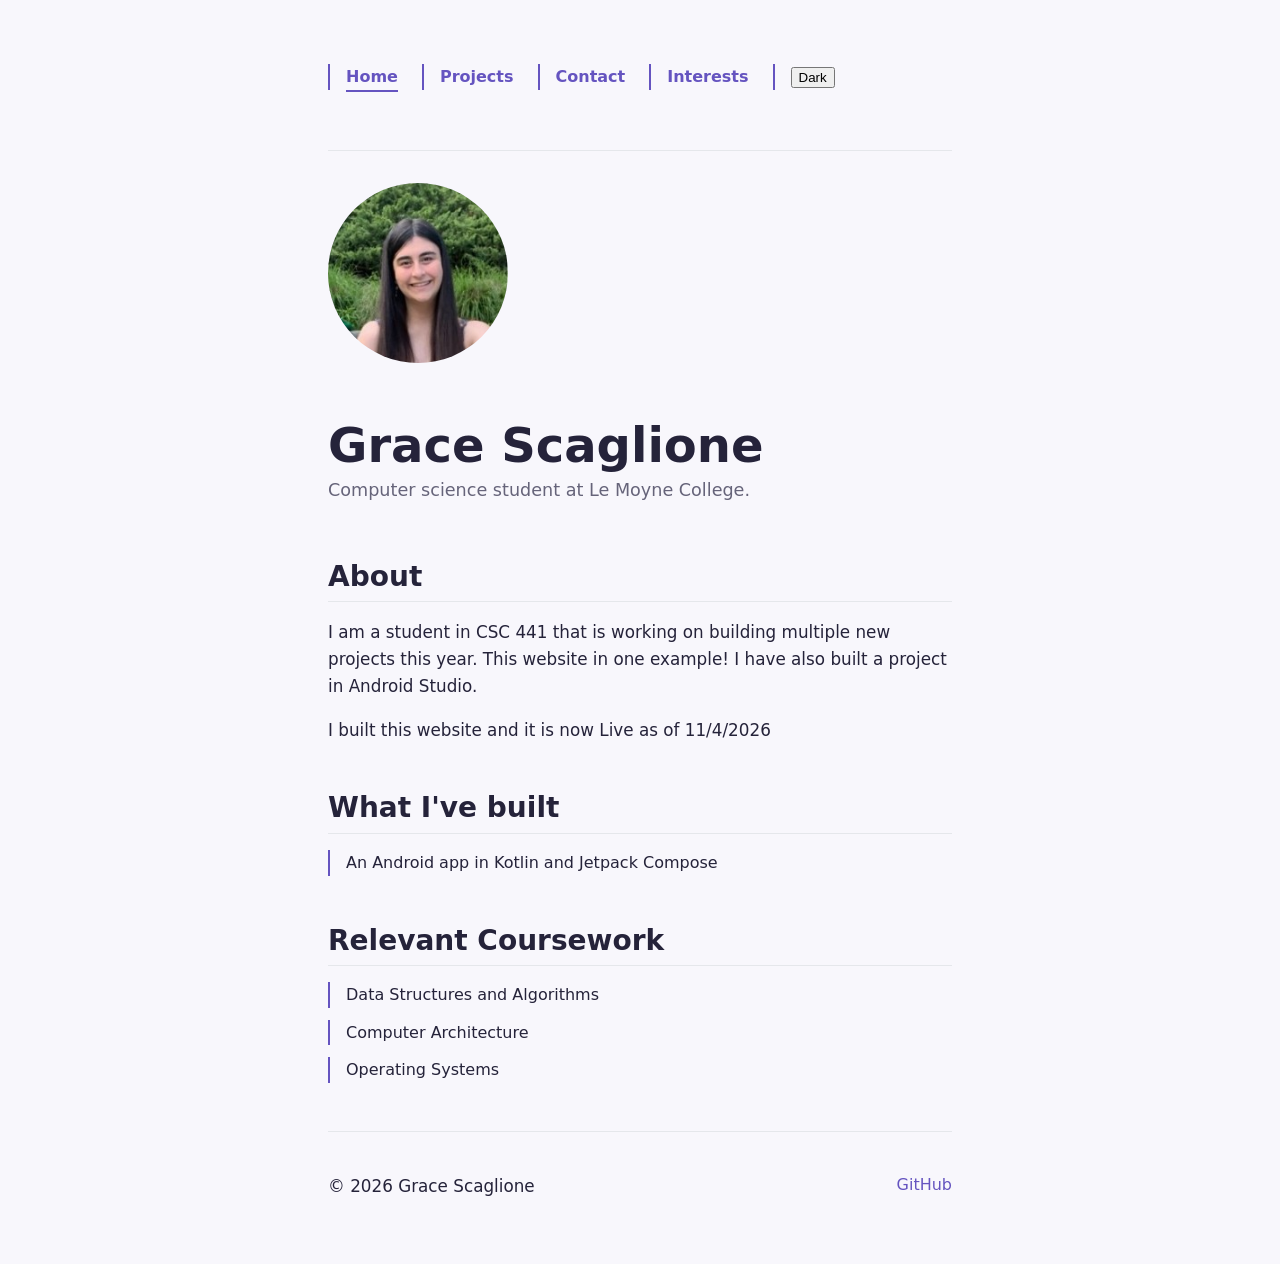
<file: index.html>
<!DOCTYPE html>
<html lang="en">

<head>
    <meta charset="UTF-8">
    <meta name="viewport" content="width=device-width, initial-scale=1.0">
    <title>Grace Scaglione</title>
    <!-- Class 12: Step 1: a typeface I chose -->
    <link rel="preconnect" href="https://fonts.googleapis.com">
    <link rel="preconnect" href="https://fonts.gstatic.com" crossorigin>
    <link href="https://fonts.googleapis.com/css2?family=Roboto:wght@400;700&display=swap" rel="stylesheet">
    <link rel="stylesheet" href="styles.css">
    <!-- Class 15: Step 1: my third file -->
     <script src="script.js" defer></script>
</head>

<body>
    <nav>
        <ul>
            <li><a href="index.html" class="current">Home</a></li>
            <li><a href="projects.html">Projects</a></li>
            <li><a href="contact.html">Contact</a></li>
            <li><a href="interests.html">Interests</a></li>
            <!-- Class 15: Step 3: the theme button -->
            <li><button id="theme-toggle" type="button">Dark</button></li>
        </ul>
     </nav>
    <!-- Class 11 · Step 2: the page -->
    <header>
        <!-- Class 12: Step 3: an image -->
        <img src="images/me.jpg" alt="Portrait of Grace Scaglione" class="portrait">
        <div>
            <h1>Grace Scaglione</h1>
            <p>Computer science student at Le Moyne College.</p>
        </div>
    </header>
    <main>
        <section>
            <h2>About</h2>
            <p>I am a student in CSC 441 that is working on building multiple new projects this year. This website in
                one example! I have also built a project in Android Studio.</p>
            <!-- Lab 17 · Task 3: something I can see -->
                <p>I built this website and it is now Live as of 11/4/2026</p>
        </section>
        <section>
            <h2>What I've built</h2>
            <ul>
                <li>An Android app in Kotlin and Jetpack Compose</li>
            </ul>
        </section>
        <section>
            <h2>Relevant Coursework</h2>
            <ul>
                <li>Data Structures and Algorithms</li>
                <li>Computer Architecture</li>
                <li>Operating Systems</li>
            </ul>
        </section>
    </main>
    <!-- Lab 12: Task 3: two things in the footer -->
    <footer>
        <!-- Lab 11: Task 3: a link off my page -->
        <!-- Class 15: Step 2: the year, written by JavaScript -->
        <p>© <span id="year"></span> Grace Scaglione</p>
        <a href="https://github.com/scaglige-hub" target="_blank" rel="noopener">GitHub</a>
    </footer>
</body>

</html>
</file>
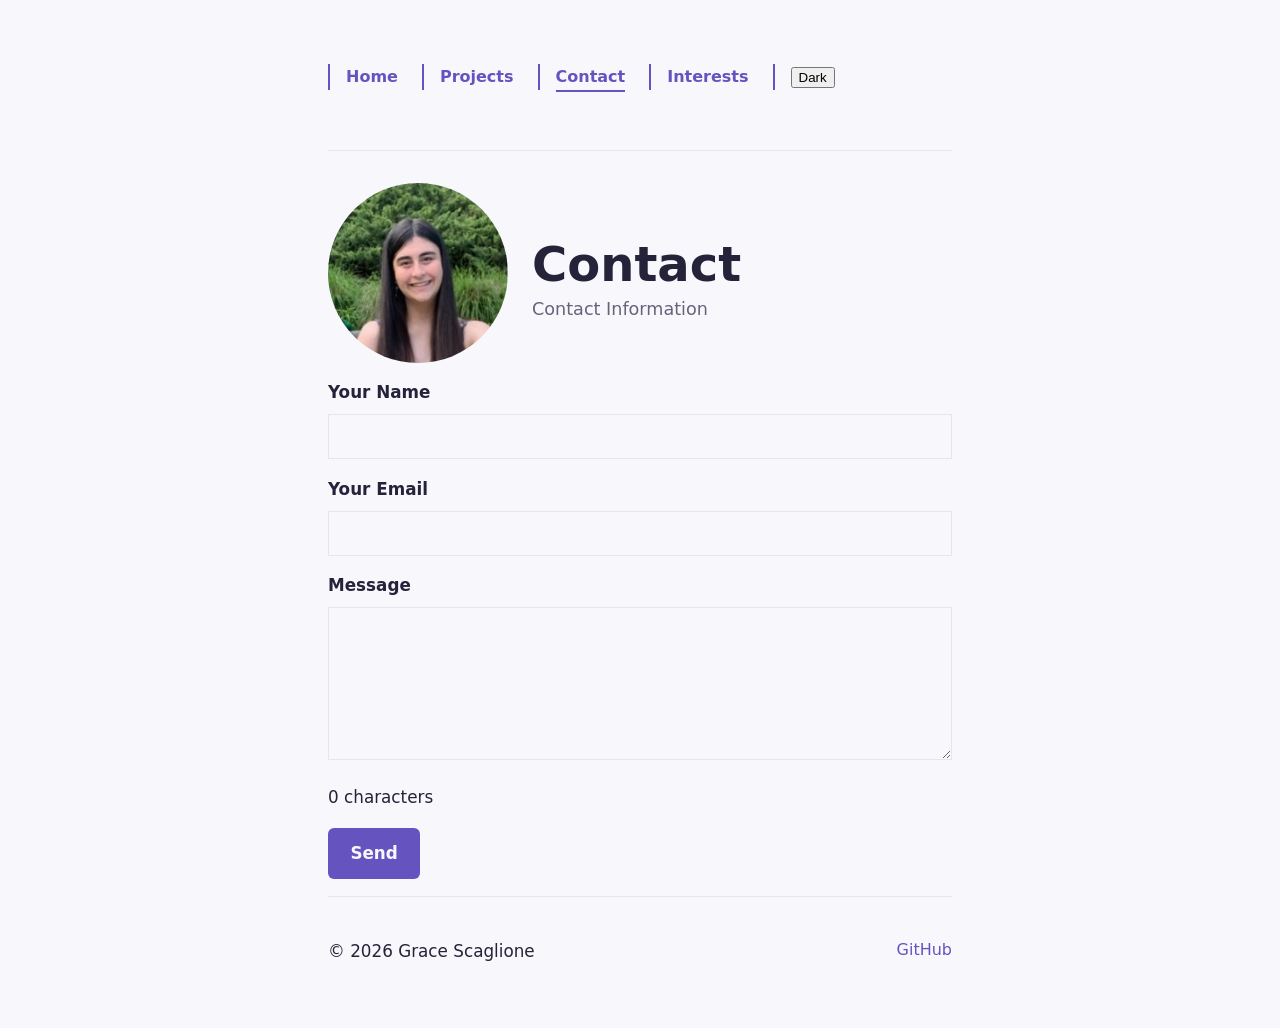
<file: contact.html>
<!DOCTYPE html>
<html lang="en">

<head>
    <meta charset="UTF-8">
    <meta name="viewport" content="width=device-width, initial-scale=1.0">
    <!-- Lab 13: Task 2: my third page -->
    <title>Contact - Grace Scaglione</title>
    <!-- Class 12: Step 1: a typeface I chose -->
    <link rel="preconnect" href="https://fonts.googleapis.com">
    <link rel="preconnect" href="https://fonts.gstatic.com" crossorigin>
    <link href="https://fonts.googleapis.com/css2?family=Roboto:wght@400;700&display=swap" rel="stylesheet">
    <link rel="stylesheet" href="styles.css">
    <!-- Lab 15: Task 1: my third file -->
    <script src="script.js" defer></script>
</head>

<body>
    <nav>
        <ul>
            <li><a href="index.html">Home</a></li>
            <li><a href="projects.html">Projects</a></li>
            <li><a href="contact.html" class="current">Contact</a></li>
            <li><a href="interests.html">Interests</a></li>
            <li><button id="theme-toggle" type="button">Dark</button></li>
        </ul>
    </nav>
    <!-- Class 11 · Step 2: the page -->
    <header>
        <!-- Class 12: Step 3: an image -->
        <img src="images/me.jpg" alt="Portrait of Grace Scaglione" class="portrait">
        <div>
            <h1>Contact</h1>
            <p>Contact Information</p>
        </div>
    </header>
    <main>
        <!-- Class 16: Step 2: a form -->
        <!-- Class 18: Step 1: let Netlify handle the submission -->
        <form id="contact-form" name="contact" method="POST" data-netlify="true" netlify-honeypot="bot-field" action="/thanks.html">
            <p class="hidden-field">
                <label>Leave this empty: <input name="bot-field" type="text"></label>
            </p>


            <p>
                <label for="name">Your Name</label>
                <input id="name" name="name" type="text" required>
            </p>
            <p>
                <label for="email">Your Email</label>
                <input id="email" name="email" type="email" required>
            </p>
            <p>
                <label for="message">Message</label>
                <textarea id="message" name="message" rows="5" required></textarea>
            </p>
            <p><span id="characters">0</span> characters</p>
            <p>
                <button type="submit">Send</button>
            </p>
        </form>

        <p id="form-status" role="status"></p>
         </form>
    
         <p id="form-status" role="status"></p>
        <!-- <div class="cards">
            <section class="card">
                <h2>Contact Information</h2>
                <p>Email: <a href="mailto:scaglige@lemoyne.edu">scaglige@lemoyne.edu</p>
            </section>
            <section class="card">
                <h2>Social Media</h2>
                <p>LinkedIn: <a href="https://www.linkedin.com/in/grace-scaglione" target="_blank" rel="noopener">Grace Scaglione</a></p>
            </section>
         </div> -->
    </main>
    <!-- Lab 12: Task 3: two things in the footer -->
    <footer>
        <!-- Lab 11: Task 3: a link off my page -->
        <p>© <span id="year"></span> Grace Scaglione</p>
        <a href="https://github.com/scaglige-hub" target="_blank" rel="noopener">GitHub</a>
    </footer>
</body>

</html>
</file>
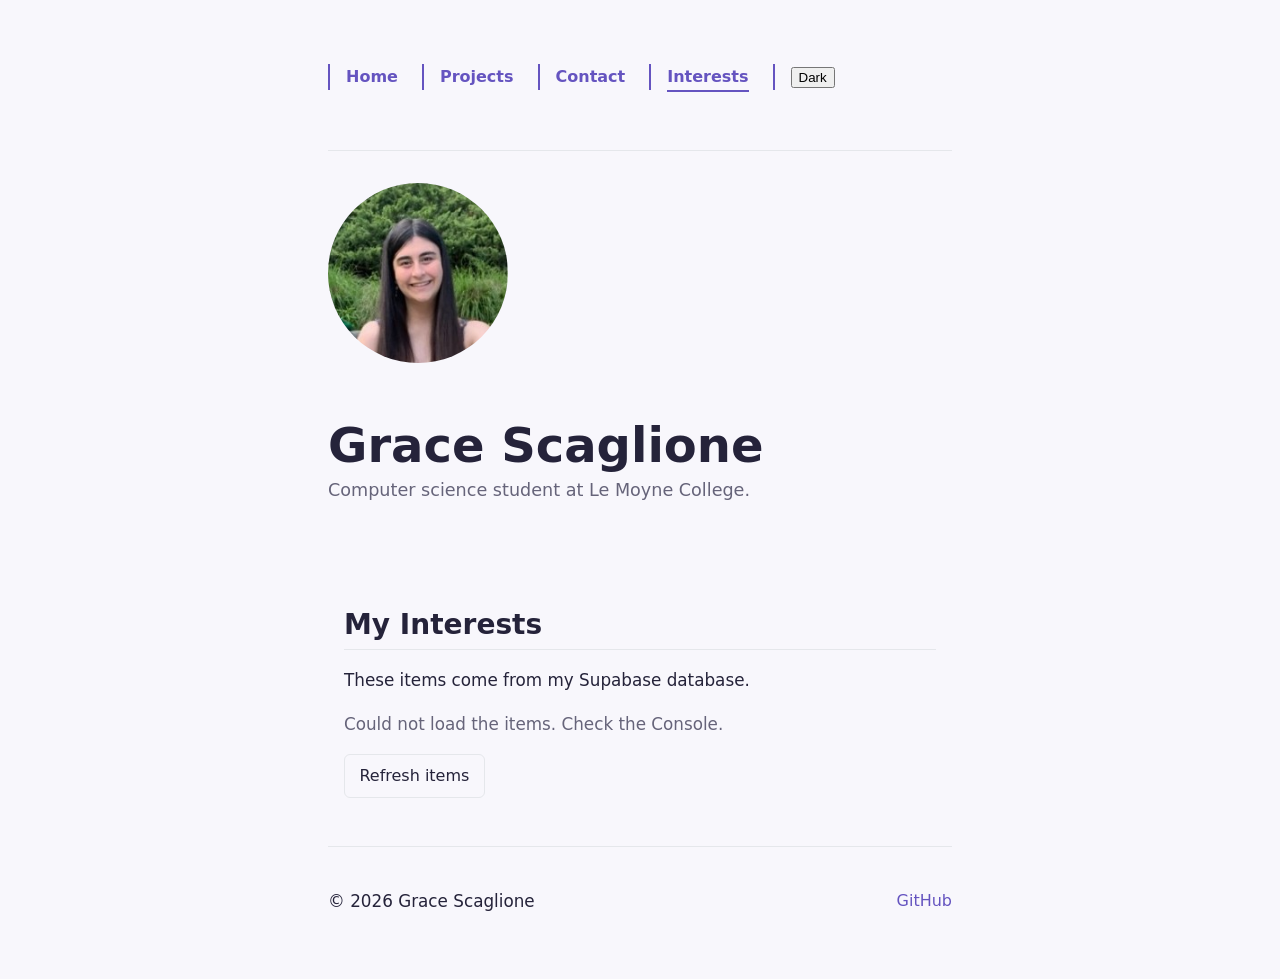
<file: interests.html>
<!DOCTYPE html>
<html lang="en">

<head>
    <meta charset="UTF-8">
    <meta name="viewport" content="width=device-width, initial-scale=1.0">
    <title>Interests - Grace Scaglione</title>
    <!-- Class 12: Step 1: a typeface I chose -->
    <link rel="preconnect" href="https://fonts.googleapis.com">
    <link rel="preconnect" href="https://fonts.gstatic.com" crossorigin>
    <link href="https://fonts.googleapis.com/css2?family=Roboto:wght@400;700&display=swap" rel="stylesheet">
    <link rel="stylesheet" href="styles.css">
    <!-- Class 15: Step 1: my third file -->
    <script src="script.js" defer></script>
    <!-- Class 20: Step 2: API connection, then API page -->
    <script src="config.js" defer></script>
    <script src="interests.js" defer></script>

</head>

<body>
    <nav>
        <ul>
            <li><a href="index.html">Home</a></li>
            <li><a href="projects.html">Projects</a></li>
            <li><a href="contact.html">Contact</a></li>
            <li><a href="interests.html" class="current">Interests</a></li>
            <!-- Class 15: Step 3: the theme button -->
            <li><button id="theme-toggle" type="button">Dark</button></li>
        </ul>
    </nav>
    <!-- Class 11 · Step 2: the page -->
    <header>
        <!-- Class 12: Step 3: an image -->
        <img src="images/me.jpg" alt="Portrait of Grace Scaglione" class="portrait">
        <div>
            <h1>Grace Scaglione</h1>
            <p>Computer science student at Le Moyne College.</p>
        </div>
    </header>
    <main>
        <!-- Class 20: Step 1: add inside the existing <main> on interests.html -->
        <section class="interests-section">
            <h2>My Interests</h2>
            <p>
                These items come from my Supabase database.
            </p>
            <p id="showcase-status" role="status">Waiting to load...</p>
            <p id="showcase-count"></p>
            <!-- Lab 20: Task 2: task the API again -->
            <button id="showcase-refresh" type="button">Refresh items</button>
            <div id="showcase-grid" class="showcase-grid"></div>
        </section>
    </main>
    <!-- Lab 12: Task 3: two things in the footer -->
    <footer>
        <!-- Lab 11: Task 3: a link off my page -->
        <!-- Class 15: Step 2: the year, written by JavaScript -->
        <p>© <span id="year"></span> Grace Scaglione</p>
        <a href="https://github.com/scaglige-hub" target="_blank" rel="noopener">GitHub</a>
    </footer>
</body>

</html>
</file>
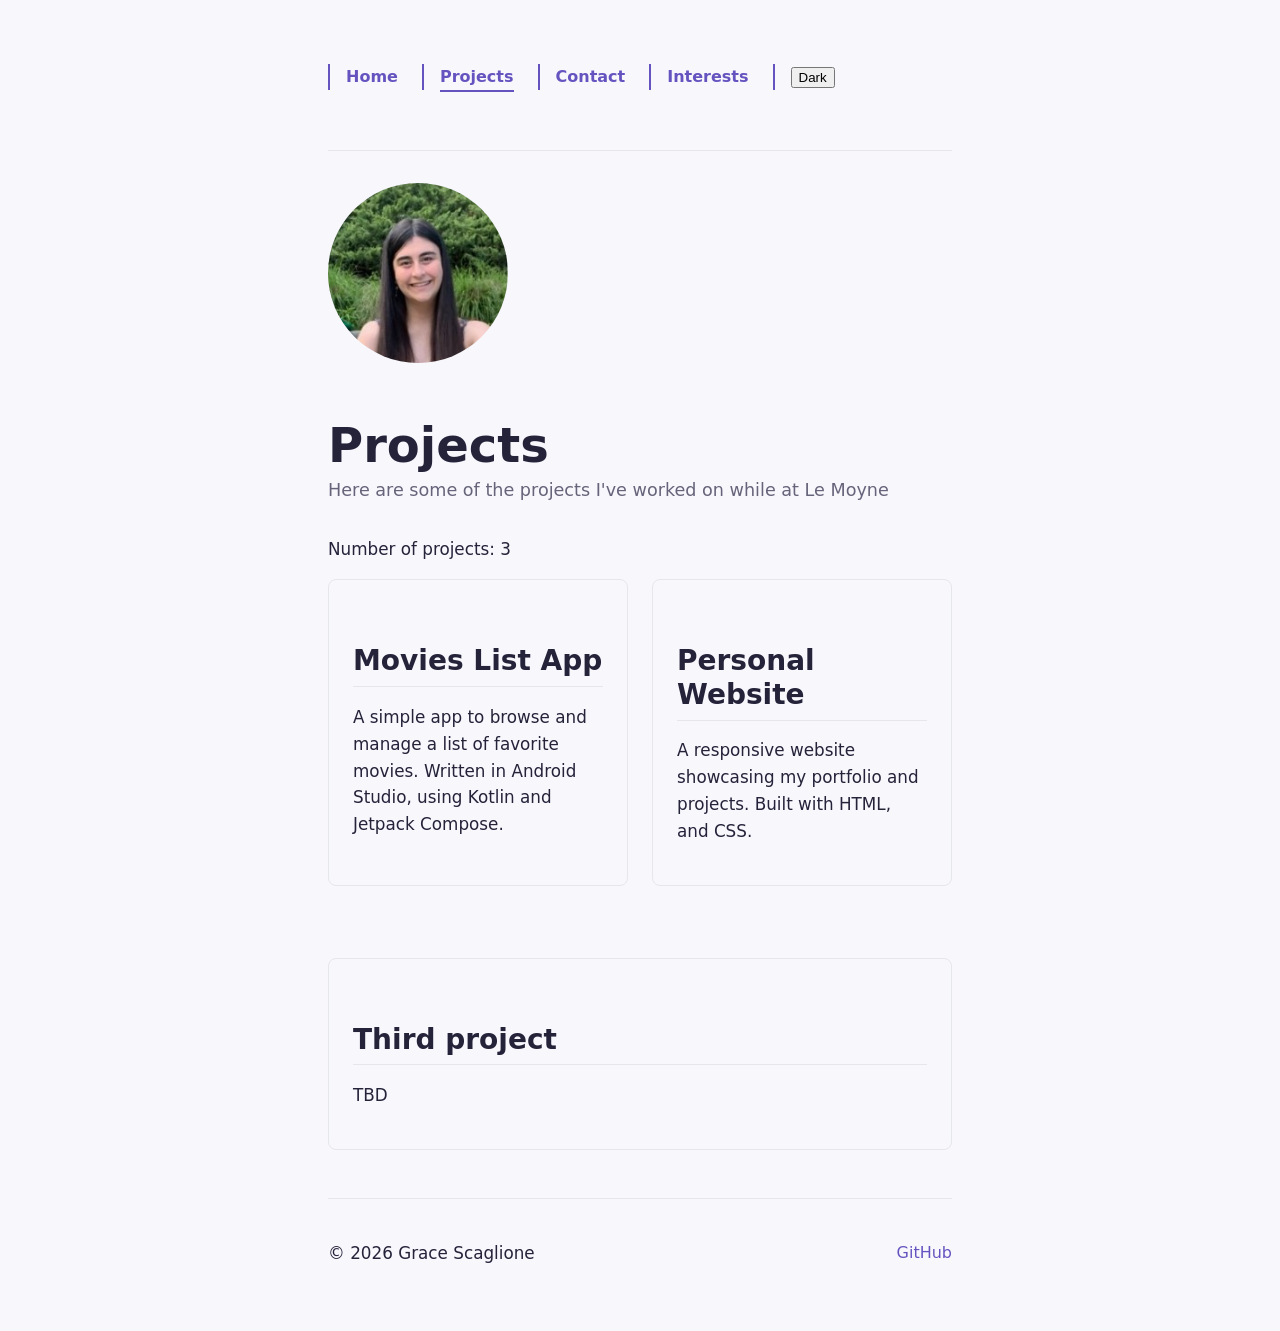
<file: projects.html>
<!DOCTYPE html>
<html lang="en">

<head>
    <meta charset="UTF-8">
    <meta name="viewport" content="width=device-width, initial-scale=1.0">
    <!-- Class 13: Step 1: my second page -->
    <title>Projects - Grace Scaglione</title>
    <!-- Class 12: Step 1: a typeface I chose -->
    <link rel="preconnect" href="https://fonts.googleapis.com">
    <link rel="preconnect" href="https://fonts.gstatic.com" crossorigin>
    <link href="https://fonts.googleapis.com/css2?family=Roboto:wght@400;700&display=swap" rel="stylesheet">
    <link rel="stylesheet" href="styles.css">
    <!-- Last 15: Task 1: my third file -->
    <script src="script.js" defer></script>
</head>

<body>
    <!-- Class 13: Step 2: navigation -->
     <nav>
        <ul>
            <li><a href="index.html">Home</a></li>
            <li><a href="projects.html" class="current">Projects</a></li>
            <li><a href="contact.html">Contact</a></li>
            <li><a href="interests.html">Interests</a></li>
            <li><button id="theme-toggle" type="button">Dark</button></li>
        </ul>
     </nav>
    <!-- Class 11 · Step 2: the page -->
    <header>
        <!-- Class 12: Step 3: an image -->
        <img src="images/me.jpg" alt="Portrait of Grace Scaglione" class="portrait">  
        <div>
            <h1>Projects</h1>
            <p>Here are some of the projects I've worked on while at Le Moyne</p>
        </div>
    </header>
    <main>
        <!-- Class 14: Step 1: a row of cards -->
         <!--Lab 15: Task 5: One more thing that reacts  -->
         <p>Number of projects: <span id="projects"></span></p>
        <div class="cards">
            <section class="card">
                <h2>Movies List App</h2>
                <p>A simple app to browse and manage a list of favorite movies. Written in Android Studio, using Kotlin and Jetpack Compose.</p>
            </section>
            <section class="card">
                <h2>Personal Website</h2>
                <p>A responsive website showcasing my portfolio and projects. Built with HTML, and CSS.</p>
            </section>
            <section class="card">
                <h2>Third project</h2>
                <p>TBD</p>
            </section>
         </div>
    </main>
    <!-- Lab 12: Task 3: two things in the footer -->
    <footer>
        <!-- Lab 11: Task 3: a link off my page -->
        <p>© <span id="year"></span> Grace Scaglione</p>
        <a href="https://github.com/scaglige-hub" target="_blank" rel="noopener">GitHub</a>
    </footer>
</body>

</html>
</file>
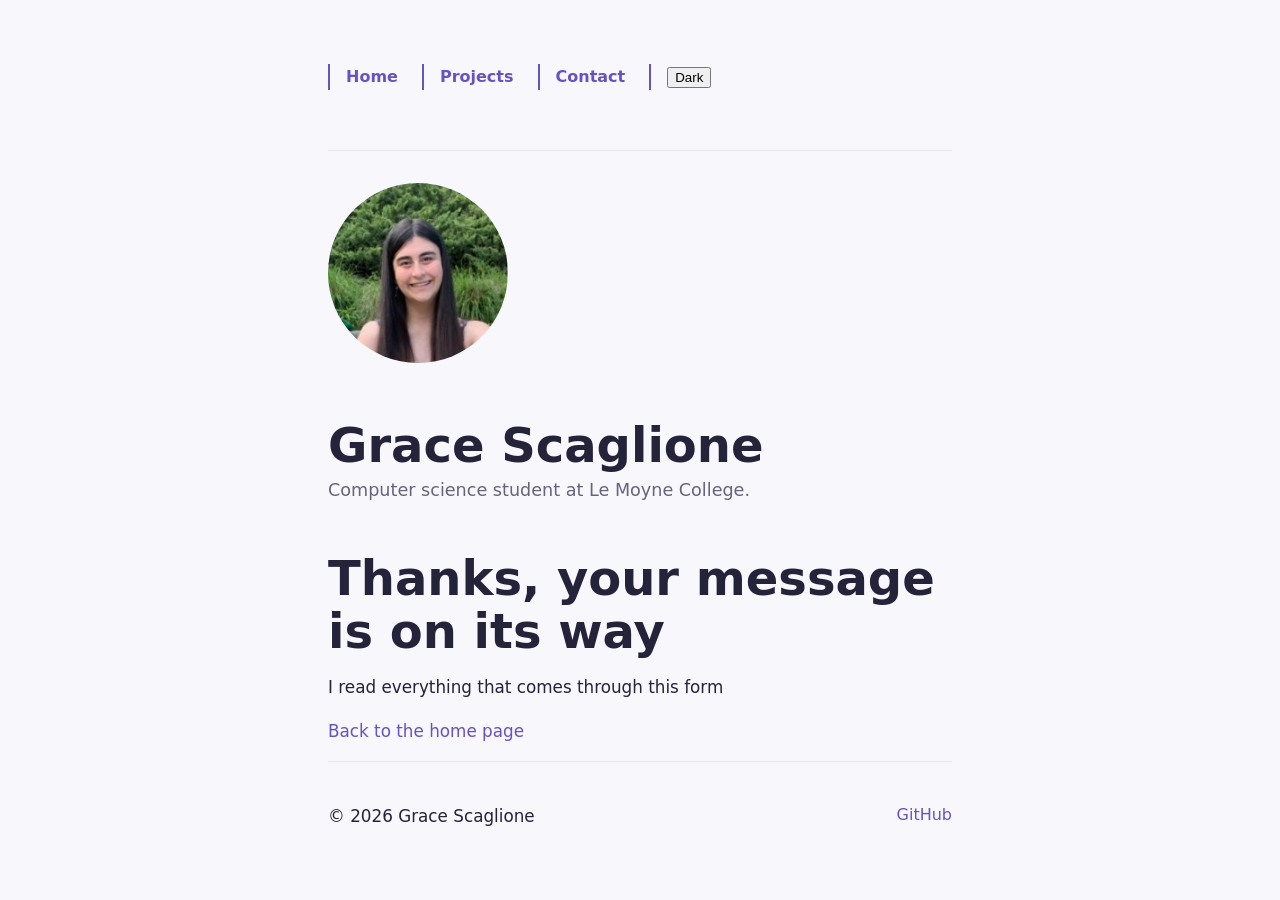
<file: thanks.html>
<!DOCTYPE html>
<html lang="en">

<head>
    <meta charset="UTF-8">
    <meta name="viewport" content="width=device-width, initial-scale=1.0">
    <title>Thank You!</title>
    <!-- Class 12: Step 1: a typeface I chose -->
    <link rel="preconnect" href="https://fonts.googleapis.com">
    <link rel="preconnect" href="https://fonts.gstatic.com" crossorigin>
    <link href="https://fonts.googleapis.com/css2?family=Roboto:wght@400;700&display=swap" rel="stylesheet">
    <link rel="stylesheet" href="styles.css">
    <!-- Class 15: Step 1: my third file -->
     <script src="script.js" defer></script>
</head>

<body>
    <nav>
        <ul>
            <li><a href="index.html">Home</a></li>
            <li><a href="projects.html">Projects</a></li>
            <li><a href="contact.html">Contact</a></li>
            <!-- Class 15: Step 3: the theme button -->
            <li><button id="theme-toggle" type="button">Dark</button></li>
        </ul>
     </nav>
    <!-- Class 11 · Step 2: the page -->
    <header>
        <!-- Class 12: Step 3: an image -->
        <img src="images/me.jpg" alt="Portrait of Grace Scaglione" class="portrait">
        <div>
            <h1>Grace Scaglione</h1>
            <p>Computer science student at Le Moyne College.</p>
        </div>
    </header>
    <!-- Lab 18: Task 2: where the form lands -->
    <main>
        <h1>Thanks, your message is on its way</h1>
        <p>I read everything that comes through this form</p>
        <p><a href="/index.html">Back to the home page</a></p>
    </main>
    <!-- Lab 12: Task 3: two things in the footer -->
    <footer>
        <!-- Lab 11: Task 3: a link off my page -->
        <!-- Class 15: Step 2: the year, written by JavaScript -->
        <p>© <span id="year"></span> Grace Scaglione</p>
        <a href="https://github.com/scaglige-hub" target="_blank" rel="noopener">GitHub</a>
    </footer>
</body>

</html>
</file>
<file: styles.css>
/* Class 16: Step 3: padding counts inside width, not on top of it */
* {
    box-sizing: border-box;
}

/* Class 11: Step 4: the basics */

:root {
    --text: #25233A;
    --text-muted: #66647A;
    --accent: #6554C0;
    --background: #F8F7FC;
    --border: #e5e7eb;
    --error: crimson;
}

body {
    font-family: system-ui, -apple-system, "Segoe UI", sans-serif;
    color: var(--text);
    background: var(--background);
    line-height: 1.6;
    max-width: 42rem;
    margin: 0 auto;
    padding: 3rem 1.5rem;
}

h1 {
    font-size: 3rem;           /* Class 12: Step 2: my own scale */
    line-height: 1.1;
    margin-bottom: 0.25rem;
}

header p {
    color: var(--text-muted);
    font-size: 1.1rem;
    margin-top: 0;
}

h2 {
    font-size: 1.75rem;
    line-height: 1.2;
    margin-top: 2.5rem;
    border-bottom: 1px solid var(--border);
    padding-bottom: 0.5rem;
    margin-bottom: 1rem;
}

p {
    font-size: 1.05rem;
    margin-bottom: 1rem;
}

/* Lab 12: Task 3: footer*/
/* Lab 14: Task 4: footer stacks on narrow screens */
footer {
    display: flex;
    flex-direction: column;
    gap: 0.5rem;
    align-items: center;
    padding-top: 1.5rem;
    border-top: 1px solid var(--border);
}

@media (min-width: 40rem) {
    footer {
        flex-direction: row;
        justify-content: space-between;
    }
}

/* Lab 11: Task 4: links */
a {
    color: var(--accent);
    text-decoration: none;
    border-bottom: 1px solid transparent;
}

a:hover {border-bottom-color: var(--accent);}

.portrait {
    width: 180px;
    height: 180px;
    object-fit: cover;
    border-radius: 50%;
}

section {
    margin-bottom: 3rem;
}

ul {
    list-style: none;
    padding-left: 0;
}

li {
    margin-bottom: 0.75rem;
    padding-left: 1rem;
    border-left: 2px solid var(--accent);
}

/* Lab 12: Task 1: header side by side */
header {
    display: flex;
    align-items: center;
    gap: 1.5rem;
}

/* Class 13: Step 3: the nav bar */
nav a {
    text-decoration: none;
    font-weight: 700;
    padding-bottom: 0.25rem;
    border-bottom: 2px solid transparent;
}

/* Lab 13: Task 5: highlight nav links when hovering */
nav a:hover {
    background: var(--border);
}

/* Lab 13: Task 1: which page am I on */
nav a.current {
    border-bottom-color: var(--accent);
    color: var(--accent);
}

/* Lab 13: Task 4: separate the bar from the header */
nav {
    padding-bottom: 1rem;
    border-bottom: 1px solid var(--border);
    margin-bottom: 2rem;
}

/* Class 14: Step 2: the cards go in a row */
/* Class 14: Step 3: stack by default */
.cards {
    display: flex;
    flex-wrap: wrap;
    gap: 1.5rem;
}

.card {
    flex: 1 1 18rem;
    padding: 1.5rem;
    border: 1px solid var(--border);
    border-radius: 8px;
}

/* Class 14: Step 3: a row when there's room */
@media (min-width: 40rem) {
    .cards {
        flex-direction: row;
    }
}

/* Lab 14: Task 1: the nav stacks on narrow screens */
nav ul {
    list-style: none;
    padding-left: 0;
    display: flex;
    flex-direction: column;
    gap: 0.5rem;
    margin-bottom: 2rem;
}

@media (min-width: 40rem) {
    nav ul {
        flex-direction: row;
        gap: 1.5rem;
    }
}

/* Lab 14: Task 5: break your own page */

img {
    max-width: 100%;
    height: auto;
}

header {
    flex-wrap: wrap;
}

body.dark {
    --text: white;
    --text-muted: silver;
    --accent: skyblue;
    --background: black;
    --border: dimgray;
    --error: lightsalmon;
}

/* Class 16: Step 3: the form */
form label {
    display: block;
    font-weight: 700;
    margin-bottom: 0.5rem;
}

form input, form textarea {
    font: inherit;
    width: 100%;
    padding: 0.5rem;
    border: 1px solid var(--border);
    scroll-padding-block-start: 6px;
    background: var(--background);
    color: var(--text);
}

form input:focus, form textarea:focus {
    outline: 2px solid var(--accent);
    outline-offset: 1px;
}

form button {
    font: inherit;
    font-weight: 700;
    color: var(--background);
    background: var(--accent);
    border: none;
    border-radius: 6px;
    padding: 0.75rem 1.4rem;
    cursor: pointer;
}

#form-status {
    font-weight: 700;
    color: var(--accent);
}

/* Lab 16: Task 1: the error state */
#form-status.error {
    color: var(--error);
}

/* Class 18: Step 2: the honeypot, hidden from people */
.hidden-field {
    display: none;
}

/* Class 20 · Step 5: cards use your existing theme variables */
.interests-section { max-width: 1000px; margin: 2rem auto; padding: 1rem; }
.showcase-grid {
display: grid;
grid-template-columns: repeat(auto-fit, minmax(min(100%, 250px), 1fr));
gap: 1rem;
}
.showcase-card {
padding: 1rem;
border: 1px solid var(--border, lightgray);
background: var(--background, white);
color: var(--text, black);
border-radius: 12px;
}
.showcase-card h3 { margin: 0 0 .4rem; }
.showcase-card small { color: var(--accent, royalblue); font-weight: 700; }
.showcase-card p { line-height: 1.5; }
#showcase-status { color: var(--text-muted, dimgray); }

/* Lab 20 · Task 3: pictures and card spacing */
.showcase-card { overflow: hidden; padding: 0; }
.showcase-photo { display: block; width: 100%; aspect-ratio: 16 / 10; object-fit: cover; }
.showcase-body { padding: 1rem; }
#showcase-refresh { font: inherit; padding: .5rem .9rem; border-radius: 6px;
cursor: pointer; border: 1px solid var(--border, lightgray);
color: var(--text, black); background: var(--background, white); }
#showcase-refresh:focus-visible { outline: 2px solid var(--accent, royalblue); }
</file>
